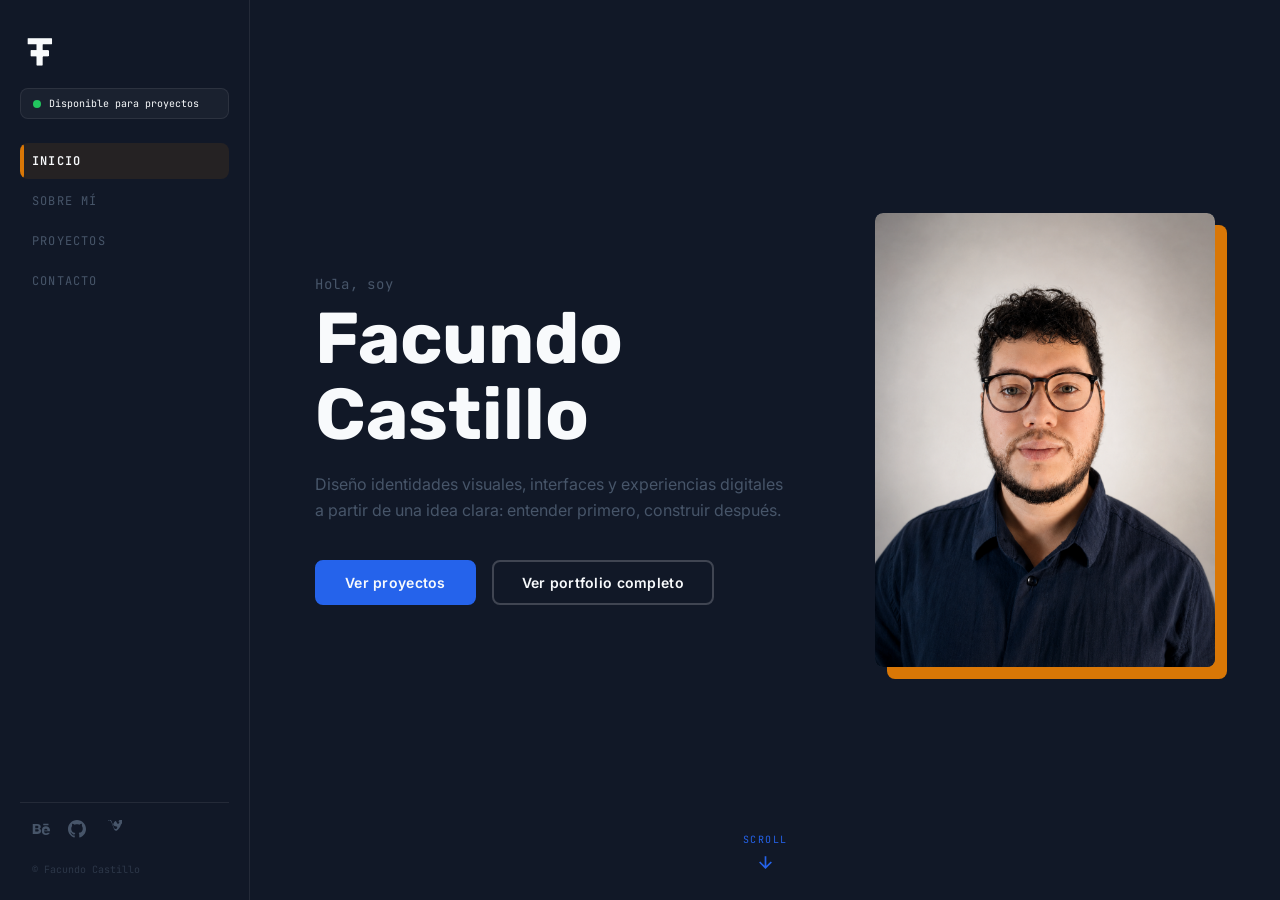
<file: index.html>
<!DOCTYPE html>
<html lang="es">
<head>
  <meta charset="UTF-8" />
  <meta name="viewport" content="width=device-width, initial-scale=1.0" />
  <title>Facundo Castillo — Diseñador Digital</title>
  <link rel="icon" type="image/png" href="img/logoblanco.png" />
  <link rel="preconnect" href="https://fonts.googleapis.com" />
  <link rel="preconnect" href="https://fonts.gstatic.com" crossorigin />
  <link href="https://fonts.googleapis.com/css2?family=Rubik:wght@700;900&family=Inter:wght@400;600&family=JetBrains+Mono:wght@400;600&display=swap" rel="stylesheet" />
  <link rel="stylesheet" href="estilos.css" />
</head>
<body>

  <!-- ===================== MENÚ LATERAL (DESKTOP) ===================== -->
  <nav class="menuLateral" id="menuLateral" aria-label="Navegación principal">

    <!-- Logo -->
    <div class="menuLateral__logo">
      <a href="index.html#inicio" aria-label="Ir al inicio">
        <img src="img/logoblanco.png" alt="Monograma FC" class="logoImg">
      </a>
    </div>

    <!-- Indicador de disponibilidad -->
    <div class="indicadorDisponibilidad" id="indicadorDisponibilidad">
      <span class="indicadorDisponibilidad__circulo" id="circuloEstado"></span>
      <span class="indicadorDisponibilidad__texto" id="textoEstado">Disponible para proyectos</span>
    </div>

    <!-- Links de navegación -->
    <ul class="menuLateral__lista" role="list">
      <li class="menuLateral__item">
        <a href="#inicio" class="menuLateral__enlace activo" data-seccion="inicio">
          <span class="menuLateral__indicador"></span>
          INICIO
        </a>
      </li>
      <li class="menuLateral__item">
        <a href="#sobreMi" class="menuLateral__enlace" data-seccion="sobreMi">
          <span class="menuLateral__indicador"></span>
          SOBRE MÍ
        </a>
      </li>
      <li class="menuLateral__item">
        <a href="#proyectos" class="menuLateral__enlace" data-seccion="proyectos">
          <span class="menuLateral__indicador"></span>
          PROYECTOS
        </a>
      </li>
      <li class="menuLateral__item">
        <a href="#contacto" class="menuLateral__enlace" data-seccion="contacto">
          <span class="menuLateral__indicador"></span>
          CONTACTO
        </a>
      </li>
    </ul>

    <!-- Redes sociales -->
    <div class="menuLateral__redes">
      <a href="https://www.behance.net/fhcastillo" class="redSocial" aria-label="Behance" title="Behance" target="_blank" rel="noopener noreferrer">
        <svg viewBox="0 0 24 24" fill="currentColor"><path d="M22 7h-7V5h7v2zm1.726 10c-.442 1.297-2.029 3-5.101 3-3.074 0-5.564-1.729-5.564-5.675 0-3.91 2.325-5.92 5.466-5.92 3.082 0 4.964 1.782 5.375 4.426.078.506.109 1.188.095 2.14H15.97c.13 3.211 3.483 3.312 4.588 2.029H23.726zm-7.714-3.073h4.738c-.109-1.862-1.287-2.406-2.188-2.406-1.013 0-2.28.515-2.55 2.406zM9.897 11.575c1.091-.46 1.752-1.354 1.752-2.668 0-2.339-1.688-3.672-4.675-3.672H1v13.532h5.848c3.253 0 5.255-1.483 5.255-4.053 0-1.544-.752-2.742-2.206-3.139zM4.348 7.762h2.287c1.039 0 1.935.389 1.935 1.543 0 1.154-.896 1.622-1.935 1.622H4.348V7.762zm0 7.512v-2.858h2.524c1.217 0 2.094.524 2.094 1.462 0 1.01-.877 1.396-2.094 1.396H4.348z"/></svg>
      </a>
      <a href="https://github.com/facundoCastilloUy" class="redSocial" aria-label="GitHub" title="GitHub" target="_blank" rel="noopener noreferrer">
        <svg viewBox="0 0 24 24" fill="currentColor"><path d="M12 0c-6.626 0-12 5.373-12 12 0 5.302 3.438 9.8 8.207 11.387.599.111.793-.261.793-.577v-2.234c-3.338.726-4.033-1.416-4.033-1.416-.546-1.387-1.333-1.756-1.333-1.756-1.089-.745.083-.729.083-.729 1.205.084 1.839 1.237 1.839 1.237 1.07 1.834 2.807 1.304 3.492.997.107-.775.418-1.305.762-1.604-2.665-.305-5.467-1.334-5.467-5.931 0-1.311.469-2.381 1.236-3.221-.124-.303-.535-1.524.117-3.176 0 0 1.008-.322 3.301 1.23.957-.266 1.983-.399 3.003-.404 1.02.005 2.047.138 3.006.404 2.291-1.552 3.297-1.23 3.297-1.23.653 1.653.242 2.874.118 3.176.77.84 1.235 1.911 1.235 3.221 0 4.609-2.807 5.624-5.479 5.921.43.372.823 1.102.823 2.222v3.293c0 .319.192.694.801.576 4.765-1.589 8.199-6.086 8.199-11.386 0-6.627-5.373-12-12-12z"/></svg>
      </a>
      <a href="https://vimeo.com/user52038967" class="redSocial" aria-label="Vimeo" title="Vimeo" target="_blank" rel="noopener noreferrer">
        <svg viewBox="0 0 24 24" fill="currentColor"><path d="M22.313 6.657c-.051 1.142-.853 2.704-2.404 4.69-1.603 2.044-2.956 3.066-4.06 3.066-1.061 0-1.985-.98-2.772-2.939-.96-2.447-1.905-4.895-2.83-7.344-.936-2.507-1.963-3.76-3.082-3.76-.118 0-.55.278-1.298.835l-.79-.982C6.735.286 7.174 0 8.127 0c1.08 0 1.842.748 2.284 2.245.49 1.625 1.059 3.273 1.707 4.946 1.12 3.3 2.169 4.95 3.148 4.95.871 0 1.548-.428 2.029-1.285.477-.858.577-1.507.3-1.946-.325-.477-1.125-.716-2.402-.716-1.411 0-2.325-.463-2.743-1.387-.375-.84-.028-2.096 1.048-3.766.74-1.175 1.251-1.79 1.533-1.848.586-.119 1.125.345 1.607 1.378.436.92.813 1.602 1.132 2.047.277.37.612.556 1.003.556.57 0 1.065-.468 1.485-1.404.369-.826.43-1.286.181-1.383-.126-.046-.55-.01-1.265.106.6-1.967 1.668-2.964 3.2-3.002 1.881-.045 2.805 1.067 2.771 3.339z"/></svg>
      </a>
    </div>

    <!-- Copyright -->
    <p class="menuLateral__copyright">© Facundo Castillo</p>
  </nav>

  <!-- ===================== CONTENIDO PRINCIPAL ===================== -->
  <main class="contenedorPrincipal" id="contenedorPrincipal">

    <!-- ===== SECCIÓN 1: INICIO / HERO ===== -->
    <section class="seccion seccionInicio" id="inicio" data-seccion="inicio">
      <div class="seccionInicio__contenido">
        <div class="seccionInicio__texto">
          <p class="seccionInicio__saludo">Hola, soy</p>
          <h1 class="seccionInicio__nombre">Facundo<br>Castillo</h1>
          <p class="seccionInicio__descripcion">
            Diseño identidades visuales, interfaces y experiencias digitales a partir de una idea clara: entender primero, construir después.
          </p>
          <div class="seccionInicio__botones">
            <a href="#proyectos" class="boton boton--primario">Ver proyectos</a>
            <a href="proyectos.html" class="boton boton--secundario">Ver portfolio completo</a>
          </div>
        </div>

        <!-- Foto con bloque Amber detrás -->
        <div class="seccionInicio__fotoContenedor">
          <div class="bloqueAmber" aria-hidden="true"></div>
          <div class="seccionInicio__fotoMarco">
            <img
              src="img/fotofacundo.png"
              alt="Foto de Facundo Castillo"
              class="seccionInicio__foto"
              loading="eager"
            />
          </div>
        </div>
      </div>

      <!-- Indicador scroll -->
      <div class="indicadorScroll" aria-hidden="true">
        <span class="indicadorScroll__texto">SCROLL</span>
        <svg class="indicadorScroll__flecha" viewBox="0 0 24 24" fill="none" stroke="currentColor" stroke-width="2">
          <path d="M12 5v14M5 12l7 7 7-7"/>
        </svg>
      </div>
    </section>

    <!-- ===== SECCIÓN 3: SOBRE MÍ ===== -->
    <section class="seccion seccionSobreMi" id="sobreMi" data-seccion="sobreMi">
      <div class="seccionSobreMi__contenido">
        <div class="seccionSobreMi__encabezado animarEntrada">
          <span class="etiquetaTecnica">//about_me</span>
          <h2 class="seccionSobreMi__titulo">Sobre Mí</h2>
        </div>

        <div class="seccionSobreMi__grid">
          <div class="seccionSobreMi__texto animarEntrada">
            <p>Soy diseñador digital y entiendo el diseño como un proceso de investigación y construcción. Trabajo desde el criterio y la claridad para transformar ideas en interfaces, identidades y productos coherentes.</p>
            <p>Cada proyecto es un sistema: primero se definen los fundamentos, luego se estructuran los componentes y al final se construye una experiencia con sentido.</p>
          </div>

          <div class="seccionSobreMi__habilidades animarEntrada">
            <div class="tarjetaHabilidad">
              <span class="etiquetaTecnica">Diseño web</span>
              <h3>Interfaces y landing pages</h3>
              <p>Arquitectura de información, UI modular y desarrollo frontend con foco en claridad.</p>
            </div>
            <div class="tarjetaHabilidad">
              <span class="etiquetaTecnica">Identidad visual</span>
              <h3>Sistemas de marca</h3>
              <p>Construcción de marcas con criterio, paletas, tipografías y aplicación sistemática.</p>
            </div>
            <div class="tarjetaHabilidad">
              <span class="etiquetaTecnica">UX/UI</span>
              <h3>Experiencias pensadas</h3>
              <p>Diseño centrado en la usabilidad y en la consistencia de cada interacción.</p>
            </div>
            <div class="tarjetaHabilidad">
              <span class="etiquetaTecnica">Producto digital</span>
              <h3>Proyectos con propósito</h3>
              <p>Me enfoco en soluciones escalables y con sentido para producto digital.</p>
            </div>
          </div>
        </div>
      </div>

      <div class="indicadorScroll" aria-hidden="true">
        <span class="indicadorScroll__texto">SCROLL</span>
        <svg class="indicadorScroll__flecha" viewBox="0 0 24 24" fill="none" stroke="currentColor" stroke-width="2">
          <path d="M12 5v14M5 12l7 7 7-7"/>
        </svg>
      </div>
    </section>

    <!-- ===== SECCIÓN 4: PROYECTOS ===== -->
    <section class="seccion seccionProyectos" id="proyectos" data-seccion="proyectos">
      <div class="seccionProyectos__contenido">
        <div class="seccionProyectos__encabezado animarEntrada">
          <span class="etiquetaTecnica">//projects</span>
          <h2 class="seccionProyectos__titulo">Proyectos destacados</h2>
          <p>Seis proyectos representativos de identidad visual, diseño de producto y experiencias digitales.</p>
        </div>

        <div class="cardsProyectos animarEntrada" id="cardsProyectos" aria-live="polite"></div>

        <div class="seccionProyectos__pie animarEntrada">
          <a href="proyectos.html" class="boton boton--secundario">Ver todos los proyectos →</a>
        </div>
      </div>

      <div class="indicadorScroll" aria-hidden="true">
        <span class="indicadorScroll__texto">SCROLL</span>
        <svg class="indicadorScroll__flecha" viewBox="0 0 24 24" fill="none" stroke="currentColor" stroke-width="2">
          <path d="M12 5v14M5 12l7 7 7-7"/>
        </svg>
      </div>
    </section>

    <!-- ===== SECCIÓN 5: CONTACTO ===== -->
    <section class="seccion seccionContacto" id="contacto" data-seccion="contacto">
      <div class="seccionContacto__contenido">
        <div class="animarEntrada">
          <span class="etiquetaTecnica">//contact</span>
          <h2 class="seccionContacto__titulo">Contacto</h2>
          <p class="seccionContacto__descripcion">
            Si querés trabajar con claridad, criterio y un enfoque digital sólido, escribime y conversamos sobre el proyecto.
          </p>
          <a href="mailto:hola@facundocastillo.com" class="boton boton--primario boton--grande">
            Enviar email
          </a>
        </div>

        <div class="seccionContacto__datos animarEntrada">
          <div class="datoContacto">
            <span class="etiquetaTecnica">email</span>
            <a href="mailto:facundohcastillo@gmail.com">facundohcastillo@gmail.com</a>
          </div>
          <div class="datoContacto">
            <span class="etiquetaTecnica">ubicación</span>
            <span>Montevideo, Uruguay</span>
          </div>
          <div class="datoContacto">
            <span class="etiquetaTecnica">disponibilidad</span>
            <span class="estadoDisponible">● Abierto a nuevos proyectos</span>
          </div>
        </div>
      </div>

      <footer class="piePagina">
        <p>© 2024 Facundo Castillo. Diseño digital con criterio.</p>
      </footer>
    </section>

  </main>

  <!-- ===================== MENÚ INFERIOR (MOBILE) ===================== -->
  <nav class="menuMobile" id="menuMobile" aria-label="Navegación móvil">
    <a href="#inicio" class="menuMobile__item activo" data-seccion="inicio">
      <svg viewBox="0 0 24 24" fill="none" stroke="currentColor" stroke-width="2"><path d="M3 9l9-7 9 7v11a2 2 0 0 1-2 2H5a2 2 0 0 1-2-2z"/><polyline points="9 22 9 12 15 12 15 22"/></svg>
      <span>Inicio</span>
    </a>
    <a href="#sobreMi" class="menuMobile__item" data-seccion="sobreMi">
      <svg viewBox="0 0 24 24" fill="none" stroke="currentColor" stroke-width="2"><path d="M20 21v-2a4 4 0 0 0-4-4H8a4 4 0 0 0-4 4v2"/><circle cx="12" cy="7" r="4"/></svg>
      <span>Sobre Mí</span>
    </a>
    <a href="#proyectos" class="menuMobile__item" data-seccion="proyectos">
      <svg viewBox="0 0 24 24" fill="none" stroke="currentColor" stroke-width="2"><rect x="3" y="3" width="7" height="7"/><rect x="14" y="3" width="7" height="7"/><rect x="14" y="14" width="7" height="7"/><rect x="3" y="14" width="7" height="7"/></svg>
      <span>Proyectos</span>
    </a>
    <a href="#contacto" class="menuMobile__item" data-seccion="contacto">
      <svg viewBox="0 0 24 24" fill="none" stroke="currentColor" stroke-width="2"><path d="M4 4h16c1.1 0 2 .9 2 2v12c0 1.1-.9 2-2 2H4c-1.1 0-2-.9-2-2V6c0-1.1.9-2 2-2z"/><polyline points="22,6 12,13 2,6"/></svg>
      <span>Contacto</span>
    </a>
  </nav>

  <script src="scripts.js"></script>
</body>
</html>
</file>
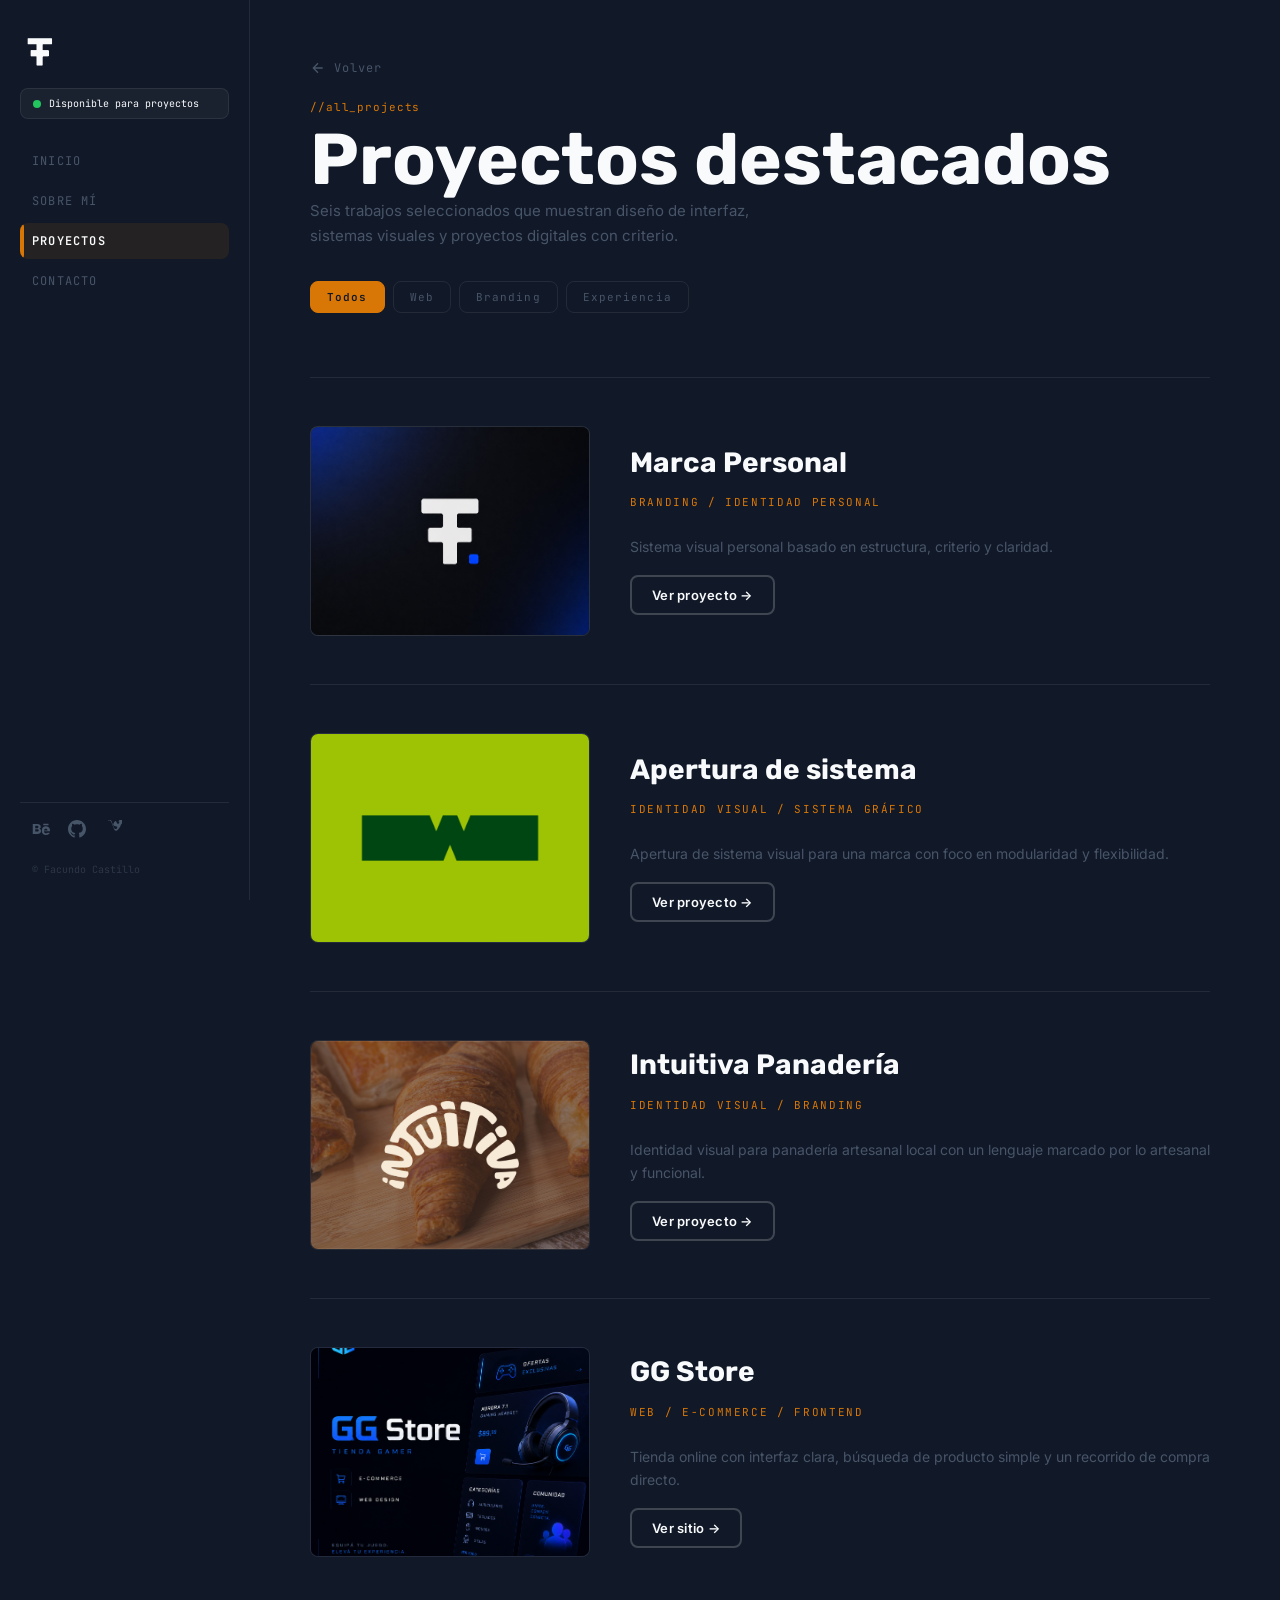
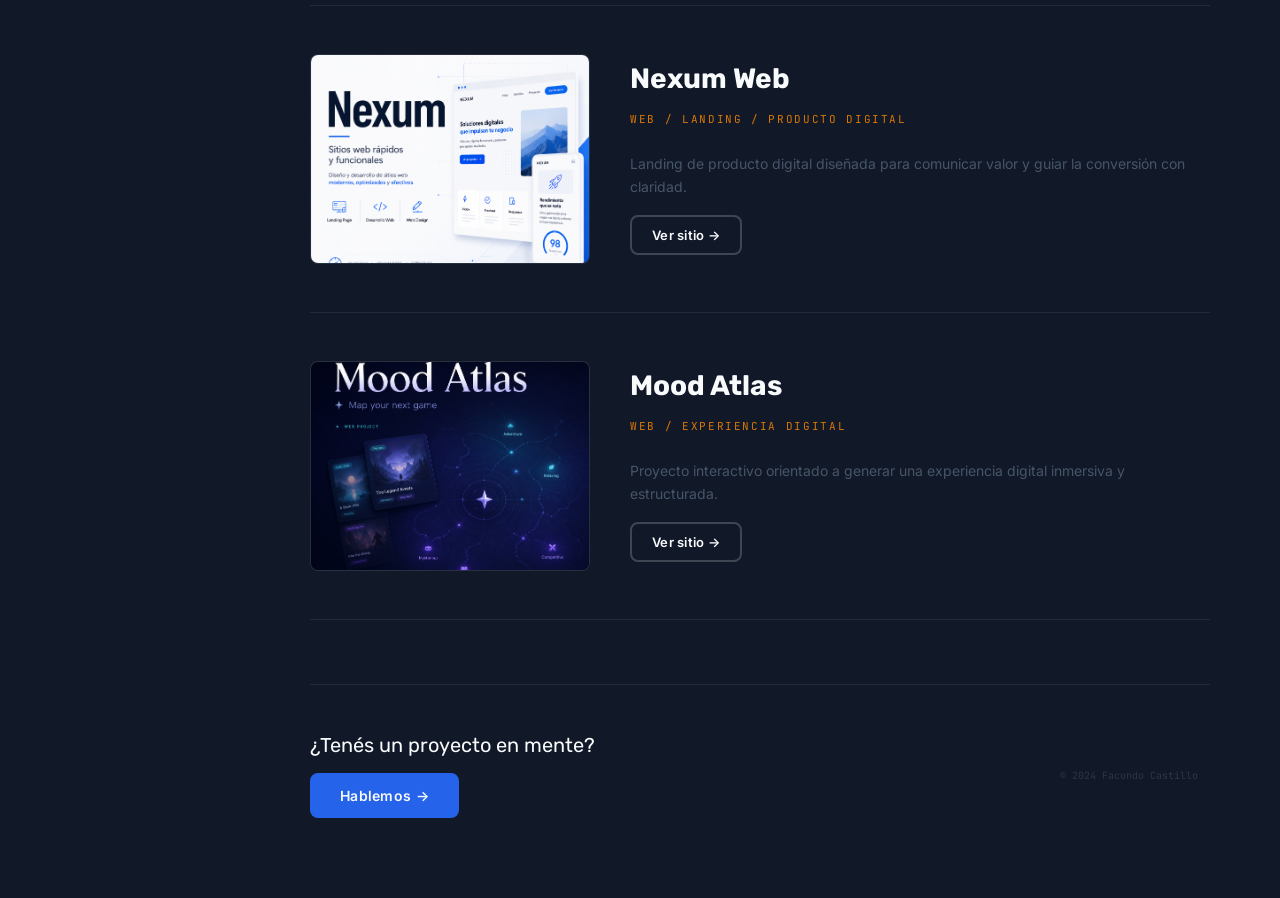
<file: proyectos.html>
<!DOCTYPE html>
<html lang="es">
<head>
  <meta charset="UTF-8" />
  <meta name="viewport" content="width=device-width, initial-scale=1.0" />
  <title>Proyectos — Facundo Castillo</title>
  <link rel="preconnect" href="https://fonts.googleapis.com" />
  <link rel="preconnect" href="https://fonts.gstatic.com" crossorigin />
  <link href="https://fonts.googleapis.com/css2?family=Rubik:wght@700;900&family=Inter:wght@400;600&family=JetBrains+Mono:wght@400;600&display=swap" rel="stylesheet" />
  <link rel="stylesheet" href="estilos.css" />
  <link rel="stylesheet" href="proyectos.css" />
</head>
<body class="paginaProyectos">

  <!-- Menú lateral (igual que index) -->
  <nav class="menuLateral" id="menuLateral" aria-label="Navegación principal">
    <div class="menuLateral__logo">
      <a href="index.html#inicio" aria-label="Ir al inicio">
        <img src="img/logoblanco.png" alt="Monograma FC" class="logoImg">
      </a>
    </div>

    <div class="indicadorDisponibilidad" id="indicadorDisponibilidad">
      <span class="indicadorDisponibilidad__circulo disponible" id="circuloEstado"></span>
      <span class="indicadorDisponibilidad__texto" id="textoEstado">Disponible para proyectos</span>
    </div>

    <ul class="menuLateral__lista" role="list">
      <li class="menuLateral__item">
        <a href="index.html#inicio" class="menuLateral__enlace">
          <span class="menuLateral__indicador"></span>
          INICIO
        </a>
      </li>
      <li class="menuLateral__item">
        <a href="index.html#sobreMi" class="menuLateral__enlace">
          <span class="menuLateral__indicador"></span>
          SOBRE MÍ
        </a>
      </li>
      <li class="menuLateral__item">
        <a href="proyectos.html" class="menuLateral__enlace activo">
          <span class="menuLateral__indicador"></span>
          PROYECTOS
        </a>
      </li>
      <li class="menuLateral__item">
        <a href="index.html#contacto" class="menuLateral__enlace">
          <span class="menuLateral__indicador"></span>
          CONTACTO
        </a>
      </li>
    </ul>

    <div class="menuLateral__redes">
      <a href="https://www.behance.net/fhcastillo" class="redSocial" aria-label="Behance" title="Behance" target="_blank" rel="noopener noreferrer">
        <svg viewBox="0 0 24 24" fill="currentColor"><path d="M22 7h-7V5h7v2zm1.726 10c-.442 1.297-2.029 3-5.101 3-3.074 0-5.564-1.729-5.564-5.675 0-3.91 2.325-5.92 5.466-5.92 3.082 0 4.964 1.782 5.375 4.426.078.506.109 1.188.095 2.14H15.97c.13 3.211 3.483 3.312 4.588 2.029H23.726zm-7.714-3.073h4.738c-.109-1.862-1.287-2.406-2.188-2.406-1.013 0-2.28.515-2.55 2.406zM9.897 11.575c1.091-.46 1.752-1.354 1.752-2.668 0-2.339-1.688-3.672-4.675-3.672H1v13.532h5.848c3.253 0 5.255-1.483 5.255-4.053 0-1.544-.752-2.742-2.206-3.139zM4.348 7.762h2.287c1.039 0 1.935.389 1.935 1.543 0 1.154-.896 1.622-1.935 1.622H4.348V7.762zm0 7.512v-2.858h2.524c1.217 0 2.094.524 2.094 1.462 0 1.01-.877 1.396-2.094 1.396H4.348z"/></svg>
      </a>
      <a href="https://github.com/facundoCastilloUy" class="redSocial" aria-label="GitHub" title="GitHub" target="_blank" rel="noopener noreferrer">
        <svg viewBox="0 0 24 24" fill="currentColor"><path d="M12 0c-6.626 0-12 5.373-12 12 0 5.302 3.438 9.8 8.207 11.387.599.111.793-.261.793-.577v-2.234c-3.338.726-4.033-1.416-4.033-1.416-.546-1.387-1.333-1.756-1.333-1.756-1.089-.745.083-.729.083-.729 1.205.084 1.839 1.237 1.839 1.237 1.07 1.834 2.807 1.304 3.492.997.107-.775.418-1.305.762-1.604-2.665-.305-5.467-1.334-5.467-5.931 0-1.311.469-2.381 1.236-3.221-.124-.303-.535-1.524.117-3.176 0 0 1.008-.322 3.301 1.23.957-.266 1.983-.399 3.003-.404 1.02.005 2.047.138 3.006.404 2.291-1.552 3.297-1.23 3.297-1.23.653 1.653.242 2.874.118 3.176.77.84 1.235 1.911 1.235 3.221 0 4.609-2.807 5.624-5.479 5.921.43.372.823 1.102.823 2.222v3.293c0 .319.192.694.801.576 4.765-1.589 8.199-6.086 8.199-11.386 0-6.627-5.373-12-12-12z"/></svg>
      </a>
      <a href="https://vimeo.com/user52038967" class="redSocial" aria-label="Vimeo" title="Vimeo" target="_blank" rel="noopener noreferrer">
        <svg viewBox="0 0 24 24" fill="currentColor"><path d="M22.313 6.657c-.051 1.142-.853 2.704-2.404 4.69-1.603 2.044-2.956 3.066-4.06 3.066-1.061 0-1.985-.98-2.772-2.939-.96-2.447-1.905-4.895-2.83-7.344-.936-2.507-1.963-3.76-3.082-3.76-.118 0-.55.278-1.298.835l-.79-.982C6.735.286 7.174 0 8.127 0c1.08 0 1.842.748 2.284 2.245.49 1.625 1.059 3.273 1.707 4.946 1.12 3.3 2.169 4.95 3.148 4.95.871 0 1.548-.428 2.029-1.285.477-.858.577-1.507.3-1.946-.325-.477-1.125-.716-2.402-.716-1.411 0-2.325-.463-2.743-1.387-.375-.84-.028-2.096 1.048-3.766.74-1.175 1.251-1.79 1.533-1.848.586-.119 1.125.345 1.607 1.378.436.92.813 1.602 1.132 2.047.277.37.612.556 1.003.556.57 0 1.065-.468 1.485-1.404.369-.826.43-1.286.181-1.383-.126-.046-.55-.01-1.265.106.6-1.967 1.668-2.964 3.2-3.002 1.881-.045 2.805 1.067 2.771 3.339z"/></svg>
      </a>
    </div>

    <p class="menuLateral__copyright">© Facundo Castillo</p>
  </nav>

  <!-- ===================== CONTENIDO PROYECTOS ===================== -->
  <main class="contenidoProyectos">

    <!-- Encabezado de página -->
    <header class="encabezadoProyectos animarEntrada">
      <a href="index.html" class="botonVolver">
        <svg viewBox="0 0 24 24" fill="none" stroke="currentColor" stroke-width="2"><path d="M19 12H5M12 5l-7 7 7 7"/></svg>
        Volver
      </a>
      <div class="encabezadoProyectos__textos">
        <span class="etiquetaTecnica">//all_projects</span>
        <h1 class="encabezadoProyectos__titulo">Proyectos destacados</h1>
        <p class="encabezadoProyectos__descripcion">
          Seis trabajos seleccionados que muestran diseño de interfaz, sistemas visuales y proyectos digitales con criterio.
        </p>
      </div>

      <!-- Filtros de categoría -->
      <div class="filtrosCategorias" role="group" aria-label="Filtrar por categoría">
        <button class="filtroBtnCategoria activo" data-filtro="todos">Todos</button>
        <button class="filtroBtnCategoria" data-filtro="web">Web</button>
        <button class="filtroBtnCategoria" data-filtro="branding">Branding</button>
        <button class="filtroBtnCategoria" data-filtro="experiencia">Experiencia</button>
      </div>
    </header>

    <!-- Grilla técnica de proyectos -->
    <section class="rejillaTecnica" id="rejillaTecnica" aria-label="Lista de proyectos"></section>

    <!-- Pie de la página de proyectos -->
    <footer class="piePaginaProyectos animarEntrada">
      <div class="piePaginaProyectos__contenido">
        <div>
          <p class="piePaginaProyectos__texto">¿Tenés un proyecto en mente?</p>
          <a href="index.html#contacto" class="boton boton--primario">Hablemos →</a>
        </div>
        <p class="menuLateral__copyright">© 2024 Facundo Castillo</p>
      </div>
    </footer>

  </main>

  <!-- Menú mobile -->
  <nav class="menuMobile" id="menuMobile" aria-label="Navegación móvil">
    <a href="index.html#inicio" class="menuMobile__item" data-seccion="inicio">
      <svg viewBox="0 0 24 24" fill="none" stroke="currentColor" stroke-width="2"><path d="M3 9l9-7 9 7v11a2 2 0 0 1-2 2H5a2 2 0 0 1-2-2z"/><polyline points="9 22 9 12 15 12 15 22"/></svg>
      <span>Inicio</span>
    </a>
    <a href="index.html#sobreMi" class="menuMobile__item" data-seccion="sobreMi">
      <svg viewBox="0 0 24 24" fill="none" stroke="currentColor" stroke-width="2"><path d="M20 21v-2a4 4 0 0 0-4-4H8a4 4 0 0 0-4 4v2"/><circle cx="12" cy="7" r="4"/></svg>
      <span>Sobre Mí</span>
    </a>
    <a href="proyectos.html" class="menuMobile__item activo" data-seccion="proyectos">
      <svg viewBox="0 0 24 24" fill="none" stroke="currentColor" stroke-width="2"><rect x="3" y="3" width="7" height="7"/><rect x="14" y="3" width="7" height="7"/><rect x="14" y="14" width="7" height="7"/><rect x="3" y="14" width="7" height="7"/></svg>
      <span>Proyectos</span>
    </a>
    <a href="index.html#contacto" class="menuMobile__item" data-seccion="contacto">
      <svg viewBox="0 0 24 24" fill="none" stroke="currentColor" stroke-width="2"><path d="M4 4h16c1.1 0 2 .9 2 2v12c0 1.1-.9 2-2 2H4c-1.1 0-2-.9-2-2V6c0-1.1.9-2 2-2z"/><polyline points="22,6 12,13 2,6"/></svg>
      <span>Contacto</span>
    </a>
  </nav>

  <script src="scripts.js"></script>
  <script>
    // Script específico para filtros de proyectos
    document.addEventListener('DOMContentLoaded', () => {
      const botonesFiltro = document.querySelectorAll('.filtroBtnCategoria');
      const tarjetas = document.querySelectorAll('.tarjetaTecnica');

      botonesFiltro.forEach(boton => {
        boton.addEventListener('click', () => {
          // Actualizar botón activo
          botonesFiltro.forEach(b => b.classList.remove('activo'));
          boton.classList.add('activo');

          const filtro = boton.dataset.filtro;

          // Filtrar tarjetas con animación
          tarjetas.forEach(tarjeta => {
            const categoriaProyecto = tarjeta.dataset.categoria;
            const esVisible = filtro === 'todos' || categoriaProyecto === filtro;

            tarjeta.style.transition = 'opacity 0.3s ease, transform 0.3s ease';

            if (esVisible) {
              tarjeta.style.opacity = '1';
              tarjeta.style.transform = 'translateY(0)';
              tarjeta.style.pointerEvents = 'auto';
              tarjeta.removeAttribute('aria-hidden');
            } else {
              tarjeta.style.opacity = '0.15';
              tarjeta.style.transform = 'scale(0.98)';
              tarjeta.style.pointerEvents = 'none';
              tarjeta.setAttribute('aria-hidden', 'true');
            }
          });
        });
      });
    });
  </script>
</body>
</html>
</file>
<file: estilos.css>
/* ================================================================
   FACUNDO CASTILLO — Portfolio Personal
   Sistema de diseño basado en manual de marca
   ================================================================ */

/* ---------------------------------------------------------------
   VARIABLES GLOBALES (Sistema de colores y tipografías)
--------------------------------------------------------------- */
:root {
  /* Colores principales */
  --color-fondo:          #111827; /* Oxford Blue */
  --color-texto:          #F8FAFC; /* Ghost White */
  --color-acento:         #2563EB; /* Electric Blue */
  --color-cuerpo:         #475569; /* Slate Grey */
  --color-autor:          #D97706; /* Amber */

  /* Colores derivados */
  --color-superficie:     #1a2537;
  --color-borde:          rgba(248, 250, 252, 0.08);
  --color-overlay:        rgba(17, 24, 39, 0.85);

  /* Tipografías */
  --fuente-logo:          'Rubik', sans-serif;
  --fuente-lectura:       'Inter', sans-serif;
  --fuente-tecnica:       'JetBrains Mono', monospace;

  /* Espaciados */
  --ancho-menu:           250px;
  --alto-menu-mobile:     70px;
  --radio-borde:          8px;

  /* Transiciones */
  --transicion-rebote:    cubic-bezier(0.34, 1.56, 0.64, 1);
  --transicion-suave:     cubic-bezier(0.25, 0.46, 0.45, 0.94);
  --duracion-animacion:   0.6s;
}

/* ---------------------------------------------------------------
   RESET Y BASE
--------------------------------------------------------------- */
*, *::before, *::after {
  box-sizing: border-box;
  margin: 0;
  padding: 0;
}

html {
  scroll-behavior: smooth;
  font-size: 16px;
  -webkit-font-smoothing: antialiased;
  -moz-osx-font-smoothing: grayscale;
}

body {
  background-color: var(--color-fondo);
  color: var(--color-texto);
  font-family: var(--fuente-lectura);
  overflow-x: hidden;
}

a {
  color: inherit;
  text-decoration: none;
}

img {
  max-width: 100%;
  display: block;
}

ul { list-style: none; }

/* ---------------------------------------------------------------
   LAYOUT PRINCIPAL: MENÚ LATERAL + CONTENIDO
--------------------------------------------------------------- */
.contenedorPrincipal {
  margin-left: var(--ancho-menu);
  height: 100dvh;
  overflow-y: scroll;
  scroll-snap-type: y mandatory;
  scroll-behavior: smooth;
}

/* ---------------------------------------------------------------
   SECCIÓN BASE (Scroll Snap)
--------------------------------------------------------------- */
.seccion {
  scroll-snap-align: start;
  min-height: 100dvh;
  display: flex;
  flex-direction: column;
  justify-content: center;
  position: relative;
  overflow: hidden;
}

/* ================================================================
   MENÚ LATERAL (Desktop)
================================================================ */
.menuLateral {
  position: fixed;
  top: 0;
  left: 0;
  width: var(--ancho-menu);
  height: 100dvh;
  background-color: var(--color-fondo);
  border-right: 1px solid var(--color-borde);
  display: flex;
  flex-direction: column;
  padding: 32px 20px 24px;
  z-index: 100;
  gap: 8px;
}

/* Logo en menú lateral */
.menuLateral__logo {
  display: flex;
  align-items: center;
  margin-bottom: 8px;
}

.logoImg {
  width: 40px;
  height: auto;
  max-height: 48px;
  object-fit: contain;
}

/* Indicador de disponibilidad */
.indicadorDisponibilidad {
  display: flex;
  align-items: center;
  gap: 8px;
  padding: 8px 12px;
  background-color: rgba(255,255,255,0.04);
  border-radius: var(--radio-borde);
  margin-bottom: 16px;
  border: 1px solid var(--color-borde);
}

.indicadorDisponibilidad__circulo {
  width: 8px;
  height: 8px;
  border-radius: 50%;
  flex-shrink: 0;
}

/* Estado: disponible */
.indicadorDisponibilidad__circulo.disponible {
  background-color: #22c55e;
  box-shadow: 0 0 0 0 rgba(34, 197, 94, 0.4);
  animation: pulso 2s infinite;
}

/* Estado: no disponible */
.indicadorDisponibilidad__circulo.noDisponible {
  background-color: #ef4444;
  box-shadow: 0 0 0 0 rgba(239, 68, 68, 0.4);
  animation: pulso 2s infinite;
}

@keyframes pulso {
  0%   { box-shadow: 0 0 0 0 currentColor; }
  70%  { box-shadow: 0 0 0 6px transparent; }
  100% { box-shadow: 0 0 0 0 transparent; }
}

.indicadorDisponibilidad__texto {
  font-family: var(--fuente-tecnica);
  font-size: 10px;
  color: var(--color-cuerpo);
  line-height: 1.3;
  color: var(--color-texto);
}

/* Lista de navegación */
.menuLateral__lista {
  display: flex;
  flex-direction: column;
  gap: 4px;
  flex: 1;
}

.menuLateral__enlace {
  display: flex;
  align-items: center;
  gap: 12px;
  padding: 10px 12px;
  font-family: var(--fuente-tecnica);
  font-size: 12px;
  letter-spacing: 0.1em;
  color: var(--color-cuerpo);
  border-radius: var(--radio-borde);
  transition: color var(--duracion-animacion) var(--transicion-suave),
              background-color var(--duracion-animacion) var(--transicion-suave);
  position: relative;
  overflow: hidden;
}

.menuLateral__enlace:hover {
  color: var(--color-texto);
  background-color: rgba(255,255,255,0.04);
}

/* Indicador Amber para el enlace activo */
.menuLateral__indicador {
  width: 4px;
  height: 100%;
  position: absolute;
  left: 0;
  top: 0;
  background-color: var(--color-autor);
  border-radius: 0 4px 4px 0;
  transform: scaleY(0);
  transition: transform 0.3s var(--transicion-rebote);
}

.menuLateral__enlace.activo {
  color: var(--color-texto);
  background-color: rgba(217, 119, 6, 0.1);
  font-weight: 600;
}

.menuLateral__enlace.activo .menuLateral__indicador {
  transform: scaleY(1);
}

/* Redes sociales */
.menuLateral__redes {
  display: flex;
  gap: 16px;
  padding: 16px 12px;
  border-top: 1px solid var(--color-borde);
}

.redSocial {
  width: 20px;
  height: 20px;
  color: var(--color-cuerpo);
  transition: color 0.3s var(--transicion-suave);
  display: flex;
  align-items: center;
}

.redSocial svg { width: 18px; height: 18px; }

.redSocial:hover { color: var(--color-texto); }

/* Copyright */
.menuLateral__copyright {
  font-family: var(--fuente-tecnica);
  font-size: 10px;
  color: var(--color-cuerpo);
  padding: 0 12px;
  opacity: 0.5;
}

/* ================================================================
   ETIQUETA TÉCNICA (reutilizable)
================================================================ */
.etiquetaTecnica {
  font-family: var(--fuente-tecnica);
  font-size: 11px;
  color: var(--color-autor);
  letter-spacing: 0.08em;
  display: block;
  margin-bottom: 8px;
}

/* ================================================================
   INDICADOR DE SCROLL
================================================================ */
.indicadorScroll {
  position: absolute;
  bottom: 28px;
  left: 50%;
  transform: translateX(-50%);
  display: flex;
  flex-direction: column;
  align-items: center;
  gap: 6px;
  color: var(--color-acento);
  animation: flotarScroll 2s ease-in-out infinite;
}

.indicadorScroll__texto {
  font-family: var(--fuente-tecnica);
  font-size: 10px;
  letter-spacing: 0.15em;
}

.indicadorScroll__flecha {
  width: 20px;
  height: 20px;
}

@keyframes flotarScroll {
  0%, 100% { transform: translateX(-50%) translateY(0); opacity: 1; }
  50%       { transform: translateX(-50%) translateY(6px); opacity: 0.5; }
}

/* ================================================================
   SECCIÓN INICIO (Hero)
================================================================ */
.seccionInicio {
  background-color: var(--color-fondo);
  padding: 60px 60px 80px;
}

.seccionInicio__contenido {
  display: flex;
  align-items: center;
  justify-content: space-between;
  gap: 40px;
  max-width: 900px;
  margin: 0 auto;
  width: 100%;
}

.seccionInicio__texto {
  flex: 1;
  max-width: 480px;
}

.seccionInicio__saludo {
  font-family: var(--fuente-tecnica);
  font-size: 14px;
  color: var(--color-cuerpo);
  margin-bottom: 8px;
  letter-spacing: 0.05em;
}

.seccionInicio__nombre {
  font-family: var(--fuente-logo);
  font-size: clamp(44px, 6vw, 72px);
  font-weight: 700;
  line-height: 1.05;
  color: var(--color-texto);
  margin-bottom: 20px;
}

.seccionInicio__descripcion {
  font-size: 16px;
  color: var(--color-cuerpo);
  line-height: 1.6;
  margin-bottom: 36px;
}

.seccionInicio__botones {
  display: flex;
  gap: 16px;
  flex-wrap: wrap;
}

/* Foto con bloque Amber (efecto profundidad/capas) */
.seccionInicio__fotoContenedor {
  position: relative;
  flex-shrink: 0;
  width: clamp(220px, 28vw, 340px);
  aspect-ratio: 3/4;
}

.bloqueAmber {
  position: absolute;
  top: 12px;
  left: 12px;
  width: 100%;
  height: 100%;
  background-color: var(--color-autor);
  border-radius: var(--radio-borde);
  z-index: 0;
}

.seccionInicio__fotoMarco {
  position: relative;
  z-index: 1;
  width: 100%;
  height: 100%;
  border-radius: var(--radio-borde);
  overflow: hidden;
  background-color: var(--color-superficie);
}

.seccionInicio__foto {
  width: 100%;
  height: 100%;
  object-fit: cover;
  object-position: top center;
  border-radius: var(--radio-borde);
  display: block;
  mix-blend-mode: normal;
}

/* ================================================================
   BOTONES
================================================================ */
.boton {
  display: inline-flex;
  align-items: center;
  justify-content: center;
  padding: 12px 28px;
  border-radius: var(--radio-borde);
  font-family: var(--fuente-lectura);
  font-weight: 600;
  font-size: 14px;
  letter-spacing: 0.02em;
  transition: all 0.3s var(--transicion-rebote);
  cursor: pointer;
}

.boton--primario {
  background-color: var(--color-acento);
  color: var(--color-texto);
  border: 2px solid var(--color-acento);
}

.boton--primario:hover {
  background-color: transparent;
  color: var(--color-acento);
  transform: translateY(-2px);
}

.boton--secundario {
  background-color: transparent;
  color: var(--color-texto);
  border: 2px solid rgba(248, 250, 252, 0.2);
}

.boton--secundario:hover {
  border-color: var(--color-texto);
  transform: translateY(-2px);
}

.boton--grande {
  padding: 16px 40px;
  font-size: 16px;
}

/* ================================================================
   SECCIÓN SOBRE MÍ
================================================================ */
.seccionSobreMi {
  background-color: var(--color-texto); /* Ghost White para contraste */
  color: var(--color-fondo);
  padding: 80px 60px;
}

.seccionSobreMi .indicadorScroll {
  color: var(--color-acento);
}

.seccionSobreMi__contenido {
  max-width: 900px;
  margin: 0 auto;
  width: 100%;
}

.seccionSobreMi__encabezado {
  margin-bottom: 48px;
}

.seccionSobreMi__encabezado .etiquetaTecnica {
  color: var(--color-autor);
}

.seccionSobreMi__titulo {
  font-family: var(--fuente-logo);
  font-size: clamp(36px, 5vw, 56px);
  font-weight: 700;
  color: var(--color-fondo);
  line-height: 1.1;
}

.seccionSobreMi__grid {
  display: grid;
  grid-template-columns: 1fr 1fr;
  gap: 60px;
  align-items: start;
}

.seccionSobreMi__texto p {
  color: var(--color-cuerpo);
  line-height: 1.75;
  font-size: 15px;
  margin-bottom: 16px;
}

.seccionSobreMi__habilidades {
  display: flex;
  flex-direction: column;
  gap: 20px;
}

.tarjetaHabilidad {
  padding: 20px 24px;
  border-radius: var(--radio-borde);
  border: 1px solid rgba(17, 24, 39, 0.1);
  background-color: rgba(17, 24, 39, 0.03);
  transition: border-color 0.3s ease, transform 0.3s var(--transicion-rebote);
}

.tarjetaHabilidad:hover {
  border-color: var(--color-autor);
  transform: translateX(4px);
}

.tarjetaHabilidad h3 {
  font-family: var(--fuente-logo);
  font-size: 18px;
  color: var(--color-fondo);
  margin: 4px 0 8px;
}

.tarjetaHabilidad p {
  color: var(--color-cuerpo);
  font-size: 14px;
  line-height: 1.6;
}

/* ================================================================
   SECCIÓN PROYECTOS
================================================================ */
.seccionProyectos {
  background-color: var(--color-fondo);
  height: 100vh;
  padding: 30px 46px 26px;
  display: flex;
  align-items: stretch;
  overflow: hidden;
}

.seccionProyectos__contenido {
  max-width: 1180px;
  margin: 0 auto;
  width: 100%;
  display: flex;
  flex-direction: column;
  gap: 24px;
  height: 100%;
}

.seccionProyectos__encabezado {
  display: flex;
  flex-direction: column;
  gap: 12px;
}

.seccionProyectos__encabezado p {
  max-width: 720px;
  color: var(--color-cuerpo);
  line-height: 1.7;
  font-size: 14px;
}

.seccionProyectos__titulo {
  font-family: var(--fuente-logo);
  font-size: clamp(28px, 3.6vw, 50px);
  font-weight: 700;
  color: var(--color-texto);
  line-height: 1.05;
}

.cardsProyectos {
  display: grid;
  grid-template-columns: repeat(3, minmax(0, 1fr));
  gap: 18px;
  align-items: stretch;
  grid-auto-rows: 1fr;
  flex: 1;
  min-height: 0;
  overflow: hidden;
  padding-right: 8px;
}

.tarjetaProyecto {
  display: grid;
  grid-template-rows: auto 1fr;
  gap: 14px;
  padding: 0;
  min-height: 0;
  border-radius: calc(var(--radio-borde) * 1.25);
  background-color: rgba(255, 255, 255, 0.04);
  border: 1px solid rgba(255, 255, 255, 0.08);
  overflow: hidden;
  transition: transform 0.3s var(--transicion-suave), border-color 0.3s ease, background-color 0.3s ease;
}

.tarjetaProyecto__info {
  padding: 14px 16px 16px;
  display: flex;
  flex-direction: column;
  gap: 10px;
}

.tarjetaProyecto__imagen {
  width: 100%;
  min-height: 110px;
  overflow: hidden;
  position: relative;
}

.tarjetaProyecto__imagen img {
  width: 100%;
  height: 100%;
  object-fit: cover;
  display: block;
}

.tarjetaProyecto:hover {
  transform: translateY(-4px);
  border-color: rgba(37, 99, 235, 0.35);
  background-color: rgba(37, 99, 235, 0.06);
}

.tarjetaProyecto__titulo {
  font-family: var(--fuente-logo);
  font-size: clamp(18px, 2vw, 24px);
  color: var(--color-texto);
  line-height: 1.1;
  display: -webkit-box;
  -webkit-line-clamp: 2;
  -webkit-box-orient: vertical;
  overflow: hidden;
}

.tarjetaProyecto__tipo {
  color: var(--color-autor);
  font-family: var(--fuente-tecnica);
  font-size: 10px;
  letter-spacing: 0.18em;
  text-transform: uppercase;
}

.tarjetaProyecto__descripcion {
  color: var(--color-cuerpo);
  line-height: 1.5;
  font-size: 13px;
  display: -webkit-box;
  -webkit-line-clamp: 3;
  -webkit-box-orient: vertical;
  overflow: hidden;
}

.tarjetaProyecto__actions,
.tarjetaProyecto__acciones {
  margin-top: auto;
}

.tarjetaProyecto__actions a,
.tarjetaProyecto__acciones a {
  display: inline-flex;
  align-items: center;
  justify-content: center;
  padding: 6px 12px;
  font-family: var(--fuente-tecnica);
  font-size: 11px;
  font-weight: 600;
  color: var(--color-texto);
  background-color: rgba(37, 99, 235, 0.1);
  border: 1px solid rgba(37, 99, 235, 0.3);
  border-radius: var(--radio-borde);
  text-decoration: none;
  transition: all 0.3s var(--transicion-suave);
  white-space: nowrap;
}

.tarjetaProyecto__actions a:hover,
.tarjetaProyecto__acciones a:hover {
  background-color: rgba(37, 99, 235, 0.2);
  border-color: rgba(37, 99, 235, 0.5);
  transform: translateY(-1px);
}

.seccionProyectos__pie {
  display: flex;
  justify-content: flex-end;
}

.boton--secundario {
  width: fit-content;
}

/* Pie de sección proyectos */

/* ================================================================
   SECCIÓN CONTACTO
================================================================ */
.seccionContacto {
  background-color: var(--color-superficie);
  padding: 60px 60px 40px;
  justify-content: space-between;
}

.seccionContacto__contenido {
  max-width: 900px;
  margin: 0 auto;
  width: 100%;
  display: grid;
  grid-template-columns: 1.4fr 1fr;
  gap: 60px;
  align-items: start;
  flex: 1;
  padding-top: 40px;
}

.seccionContacto__titulo {
  font-family: var(--fuente-logo);
  font-size: clamp(40px, 6vw, 80px);
  font-weight: 700;
  line-height: 1.05;
  color: var(--color-texto);
  margin: 8px 0 20px;
}

.seccionContacto__titulo em {
  font-style: normal;
  color: var(--color-autor);
}

.seccionContacto__descripcion {
  color: var(--color-cuerpo);
  font-size: 15px;
  line-height: 1.7;
  margin-bottom: 36px;
  max-width: 400px;
}

.seccionContacto__datos {
  display: flex;
  flex-direction: column;
  gap: 28px;
  padding-top: 56px;
}

.datoContacto {
  display: flex;
  flex-direction: column;
  gap: 6px;
}

.datoContacto .etiquetaTecnica {
  margin-bottom: 2px;
}

.datoContacto a,
.datoContacto span {
  font-size: 14px;
  color: var(--color-cuerpo);
  transition: color 0.3s ease;
}

.datoContacto a:hover { color: var(--color-acento); }

.estadoDisponible {
  color: #22c55e !important;
  font-family: var(--fuente-tecnica);
  font-size: 13px !important;
}

/* Pie de página */
.piePagina {
  max-width: 900px;
  margin: 0 auto;
  width: 100%;
  padding: 24px 0 0;
  border-top: 1px solid var(--color-borde);
}

.piePagina p {
  font-family: var(--fuente-tecnica);
  font-size: 11px;
  color: var(--color-cuerpo);
  opacity: 0.5;
}

/* ================================================================
   MENÚ INFERIOR MOBILE
================================================================ */
.menuMobile {
  display: none;
  position: fixed;
  bottom: 0;
  left: 0;
  right: 0;
  height: var(--alto-menu-mobile);
  background-color: rgba(17, 24, 39, 0.95);
  backdrop-filter: blur(20px);
  -webkit-backdrop-filter: blur(20px);
  border-top: 1px solid var(--color-borde);
  z-index: 100;
  padding: 0 8px;
  padding-bottom: env(safe-area-inset-bottom, 0px);
}

.menuMobile__item {
  flex: 1;
  display: flex;
  flex-direction: column;
  align-items: center;
  justify-content: center;
  gap: 4px;
  color: var(--color-cuerpo);
  font-family: var(--fuente-tecnica);
  font-size: 10px;
  letter-spacing: 0.03em;
  transition: color 0.3s var(--transicion-rebote);
  position: relative;
  padding: 8px 4px;
}

.menuMobile__item svg {
  width: 22px;
  height: 22px;
  stroke-width: 1.8;
  transition: transform 0.3s var(--transicion-rebote);
}

.menuMobile__item.activo {
  color: var(--color-autor);
}

.menuMobile__item.activo svg {
  transform: translateY(-2px);
}

.menuMobile__item.activo::after {
  content: '';
  position: absolute;
  top: 0;
  left: 50%;
  transform: translateX(-50%);
  width: 32px;
  height: 3px;
  background-color: var(--color-autor);
  border-radius: 0 0 4px 4px;
}

/* ================================================================
   ANIMACIONES DE ENTRADA (Intersection Observer)
================================================================ */
.animarEntrada {
  opacity: 0;
  transform: translateY(28px);
  transition:
    opacity var(--duracion-animacion) var(--transicion-suave),
    transform var(--duracion-animacion) var(--transicion-rebote);
}

.animarEntrada.visible {
  opacity: 1;
  transform: translateY(0);
}

/* Retardo escalonado para elementos dentro de una sección */
.animarEntrada:nth-child(1) { transition-delay: 0.05s; }
.animarEntrada:nth-child(2) { transition-delay: 0.15s; }
.animarEntrada:nth-child(3) { transition-delay: 0.25s; }

/* ================================================================
   ESTILOS DE SELECCIÓN
================================================================ */
::selection {
  background-color: var(--color-autor);
  color: var(--color-fondo);
}

/* ================================================================
   SCROLLBAR personalizada (solo Chrome/Edge)
================================================================ */
.contenedorPrincipal::-webkit-scrollbar {
  width: 4px;
}

.contenedorPrincipal::-webkit-scrollbar-track {
  background: var(--color-fondo);
}

.contenedorPrincipal::-webkit-scrollbar-thumb {
  background: var(--color-autor);
  border-radius: 2px;
}

/* ================================================================
   RESPONSIVE — MOBILE / TABLET
================================================================ */
@media (max-width: 900px) {
  /* Ocultar menú lateral */
  .menuLateral { display: none; }

  /* Mostrar menú mobile */
  .menuMobile {
    display: flex;
    align-items: stretch;
  }

  /* Quitar margen del menú lateral */
  .contenedorPrincipal {
    margin-left: 0;
    padding-bottom: var(--alto-menu-mobile);
  }

  /* Secciones — padding reducido */
  .seccionInicio { padding: 60px 24px 80px; }
  .seccionSobreMi { padding: 60px 24px 80px; }
  .seccionProyectos { padding: 60px 24px 80px; }
  .seccionContacto { padding: 60px 24px 40px; }

  /* Hero: apilar verticalmente */
  .seccionInicio__contenido {
    flex-direction: column-reverse;
    align-items: flex-start;
    gap: 32px;
  }

  .seccionInicio__fotoContenedor {
    width: min(260px, 70vw);
    align-self: center;
  }

  .seccionInicio__nombre { font-size: clamp(40px, 10vw, 60px); }

  /* Sobre mí: una columna */
  .seccionSobreMi__grid {
    grid-template-columns: 1fr;
    gap: 36px;
  }

  /* Proyectos */
  .cardsProyectos {
    grid-template-columns: 1fr;
  }

  .rejillaLadrillos {
    grid-template-columns: 1fr;
    height: auto;
    gap: 12px;
  }

  .tarjetaLadrillo--grande { height: 240px; }
  .tarjetaLadrillo--pequeña { height: 160px; }

  .columnaLadrillos {
    flex-direction: row;
    gap: 12px;
  }

  /* Contacto */
  .seccionContacto__contenido {
    grid-template-columns: 1fr;
    gap: 36px;
  }

  .seccionContacto__datos { padding-top: 0; }

  /* Ocultar indicadores de scroll en mobile */
  .indicadorScroll { display: none; }
}

@media (max-width: 480px) {
  .seccionInicio__botones {
    flex-direction: column;
    width: 100%;
  }

  .boton { width: 100%; text-align: center; }

  .columnaLadrillos { flex-direction: column; }
  .tarjetaLadrillo--pequeña { height: 140px; }
}
</file>
<file: proyectos.css>
/* ================================================================
   ESTILOS ESPECÍFICOS — proyectos.html
   Complementa estilos.css sin duplicar variables
   ================================================================ */

/* ---------------------------------------------------------------
   LAYOUT GENERAL DE LA PÁGINA
--------------------------------------------------------------- */
.paginaProyectos body,
.paginaProyectos {
  background-color: var(--color-fondo);
}

/* Cuando estamos en proyectos.html, el body no tiene scroll snap */
.paginaProyectos .contenedorPrincipal {
  scroll-snap-type: none;
  overflow-y: visible;
}

/* Layout principal de proyectos (sin scroll snap) */
.contenidoProyectos {
  margin-left: var(--ancho-menu);
  padding: 60px 60px 80px;
  min-height: 100vh;
  display: flex;
  flex-direction: column;
  gap: 64px;
}

/* ---------------------------------------------------------------
   ENCABEZADO DE LA PÁGINA DE PROYECTOS
--------------------------------------------------------------- */
.encabezadoProyectos {
  display: flex;
  flex-direction: column;
  gap: 24px;
  max-width: 900px;
}

.botonVolver {
  display: inline-flex;
  align-items: center;
  gap: 8px;
  font-family: var(--fuente-tecnica);
  font-size: 12px;
  color: var(--color-cuerpo);
  letter-spacing: 0.08em;
  transition: color 0.3s ease, gap 0.3s ease;
  width: fit-content;
}

.botonVolver svg {
  width: 16px;
  height: 16px;
  transition: transform 0.3s var(--transicion-rebote);
}

.botonVolver:hover {
  color: var(--color-texto);
  gap: 12px;
}

.botonVolver:hover svg {
  transform: translateX(-4px);
}

.encabezadoProyectos__titulo {
  font-family: var(--fuente-logo);
  font-size: clamp(44px, 6vw, 72px);
  font-weight: 700;
  color: var(--color-texto);
  line-height: 1.05;
}

.encabezadoProyectos__descripcion {
  color: var(--color-cuerpo);
  font-size: 15px;
  line-height: 1.7;
  max-width: 480px;
}

/* ---------------------------------------------------------------
   FILTROS DE CATEGORÍA
--------------------------------------------------------------- */
.filtrosCategorias {
  display: flex;
  gap: 8px;
  flex-wrap: wrap;
  margin-top: 8px;
}

.filtroBtnCategoria {
  font-family: var(--fuente-tecnica);
  font-size: 11px;
  letter-spacing: 0.1em;
  padding: 8px 16px;
  border-radius: var(--radio-borde);
  border: 1px solid var(--color-borde);
  background-color: transparent;
  color: var(--color-cuerpo);
  cursor: pointer;
  transition: all 0.3s var(--transicion-rebote);
}

.filtroBtnCategoria:hover {
  border-color: rgba(248, 250, 252, 0.3);
  color: var(--color-texto);
}

.filtroBtnCategoria.activo {
  background-color: var(--color-autor);
  border-color: var(--color-autor);
  color: var(--color-fondo);
  font-weight: 600;
}

/* ---------------------------------------------------------------
   REJILLA TÉCNICA DE PROYECTOS
--------------------------------------------------------------- */
.rejillaTecnica {
  display: flex;
  flex-direction: column;
  gap: 0;
  max-width: 900px;
}

/* ---------------------------------------------------------------
   TARJETA TÉCNICA DE PROYECTO
   Layout horizontal: imagen izquierda, info derecha
--------------------------------------------------------------- */
.tarjetaTecnica {
  display: grid;
  grid-template-columns: 280px 1fr;
  gap: 40px;
  padding: 48px 0;
  border-bottom: 1px solid var(--color-borde);
  transition: opacity 0.3s ease, transform 0.3s ease;
}

.tarjetaTecnica:first-child {
  border-top: 1px solid var(--color-borde);
}

/* Imagen del proyecto */
.tarjetaTecnica__imagen {
  aspect-ratio: 4/3;
  border-radius: var(--radio-borde);
  position: relative;
  overflow: hidden;
  transition: transform 0.4s var(--transicion-rebote);
  background-color: rgba(255,255,255,0.03);
  border: 1px solid rgba(255,255,255,0.08);
}

.tarjetaTecnica:hover .tarjetaTecnica__imagen {
  transform: translateY(-4px);
}

.tarjetaTecnica__imagen img {
  width: 100%;
  height: 100%;
  object-fit: cover;
  display: block;
}

.tarjetaTecnica__imagen--1 {
  background: linear-gradient(135deg, #1d2430 0%, #131a28 100%);
}

.tarjetaTecnica__imagen--2 {
  background: linear-gradient(135deg, #101827 0%, #16223b 100%);
}

.tarjetaTecnica__imagen--3 {
  background: linear-gradient(135deg, #111821 0%, #1e1a24 100%);
}

.tarjetaTecnica__imagen--4 {
  background: linear-gradient(135deg, #0f1729 0%, #121a2f 100%);
}

.tarjetaTecnica__imagen--5 {
  background: linear-gradient(135deg, #122032 0%, #161a2a 100%);
}

.tarjetaTecnica__imagen--6 {
  background: linear-gradient(135deg, #171f33 0%, #151b2b 100%);
}

/* Número del proyecto */
.tarjetaTecnica__numero {
  font-family: var(--fuente-tecnica);
  font-size: 11px;
  color: rgba(248, 250, 252, 0.3);
  position: relative;
  z-index: 1;
}

/* Info del proyecto */
.tarjetaTecnica__info {
  display: flex;
  flex-direction: column;
  gap: 16px;
  justify-content: center;
}

.tarjetaTecnica__meta {
  display: flex;
  align-items: center;
  justify-content: space-between;
  gap: 12px;
}

.tarjetaTecnica__meta .etiquetaTecnica {
  margin-bottom: 0;
}

.tarjetaTecnica__estado {
  font-family: var(--fuente-tecnica);
  font-size: 10px;
  color: var(--color-cuerpo);
  letter-spacing: 0.05em;
}

.tarjetaTecnica__estado.disponible {
  color: #22c55e;
}

.tarjetaTecnica__titulo {
  font-family: var(--fuente-logo);
  font-size: clamp(20px, 2.5vw, 28px);
  font-weight: 700;
  color: var(--color-texto);
  line-height: 1.2;
}

.tarjetaTecnica__tipo {
  color: var(--color-autor);
  font-family: var(--fuente-tecnica);
  font-size: 11px;
  letter-spacing: 0.15em;
  text-transform: uppercase;
  margin-bottom: 10px;
}

.tarjetaTecnica__descripcion {
  color: var(--color-cuerpo);
  font-size: 14px;
  line-height: 1.7;
}

/* Tags de tecnologías */
.tarjetaTecnica__tags {
  display: flex;
  gap: 8px;
  flex-wrap: wrap;
}

.tagProyecto {
  font-family: var(--fuente-tecnica);
  font-size: 10px;
  color: var(--color-cuerpo);
  padding: 4px 10px;
  border-radius: 4px;
  border: 1px solid var(--color-borde);
  letter-spacing: 0.05em;
  transition: border-color 0.3s ease, color 0.3s ease;
}

.tarjetaTecnica:hover .tagProyecto {
  border-color: rgba(217, 119, 6, 0.3);
  color: var(--color-texto);
}

.tarjetaTecnica__cta {
  width: fit-content;
  padding: 10px 20px;
  font-size: 13px;
}

/* ---------------------------------------------------------------
   PIE DE LA PÁGINA DE PROYECTOS
--------------------------------------------------------------- */
.piePaginaProyectos {
  max-width: 900px;
  padding-top: 48px;
  border-top: 1px solid var(--color-borde);
}

.piePaginaProyectos__contenido {
  display: flex;
  align-items: center;
  justify-content: space-between;
  gap: 24px;
}

.piePaginaProyectos__texto {
  font-family: var(--fuente-logo);
  font-size: 20px;
  color: var(--color-texto);
  margin-bottom: 16px;
}

/* ---------------------------------------------------------------
   RESPONSIVE — PROYECTOS
--------------------------------------------------------------- */
@media (max-width: 900px) {
  .contenidoProyectos {
    margin-left: 0;
    padding: 40px 24px 100px;
    gap: 40px;
  }

  .tarjetaTecnica {
    grid-template-columns: 1fr;
    gap: 20px;
  }

  .tarjetaTecnica__imagen {
    aspect-ratio: 16/9;
  }

  .piePaginaProyectos__contenido {
    flex-direction: column;
    align-items: flex-start;
  }
}

@media (max-width: 480px) {
  .filtrosCategorias {
    overflow-x: auto;
    flex-wrap: nowrap;
    padding-bottom: 4px;
  }

  .filtroBtnCategoria {
    flex-shrink: 0;
  }
}
</file>
